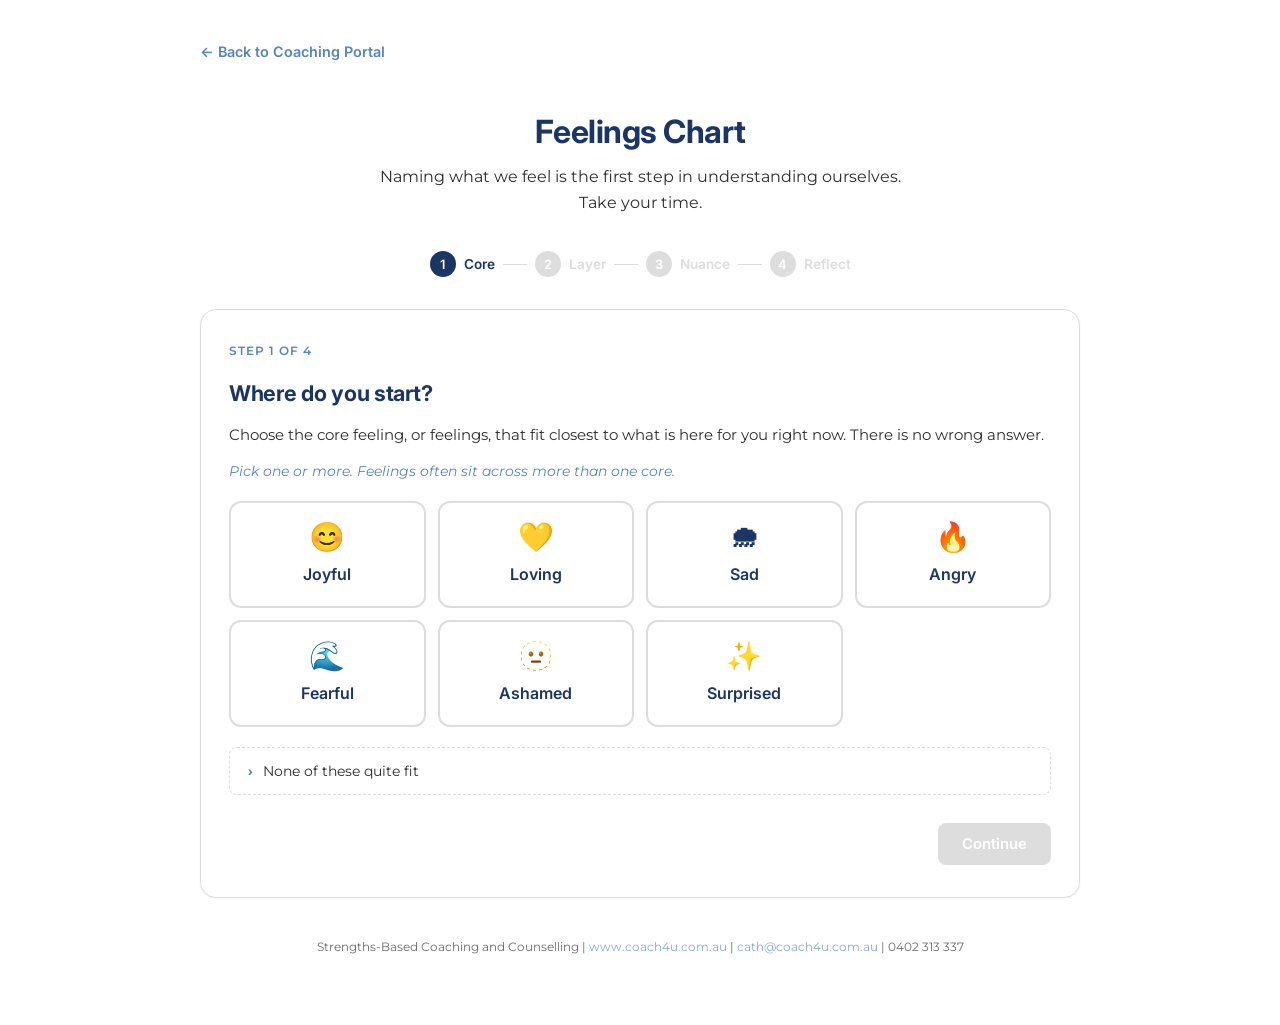
<file: resources/feelings-chart.html>
<!DOCTYPE html>
<html lang="en-AU">
<head>
<meta charset="UTF-8" />
<meta name="viewport" content="width=device-width, initial-scale=1.0" />
<title>Feelings Chart | Coach4U</title>
<link href="https://fonts.googleapis.com/css2?family=Inter:wght@400;600;700&family=Montserrat:wght@400;500;600&display=swap" rel="stylesheet">
<link rel="stylesheet" href="../css/activity.css">
<style>
  .act-sub-section, .act-nuance-section { margin-bottom: 24px; }
  .act-sub-section:last-child, .act-nuance-section:last-child { margin-bottom: 0; }
  .act-sub-section-title {
    font-family: 'Inter', sans-serif; font-weight: 600; color: var(--act-dark-blue);
    font-size: 1rem; margin-bottom: 10px; padding-bottom: 6px;
    border-bottom: 1px solid var(--act-light-grey);
    display: flex; align-items: center; gap: 8px;
  }
  .act-sub-section-title .act-emoji { font-size: 1.1rem; }
  .act-summary-words .sep { opacity: 0.5; margin: 0 10px; font-weight: 400; }
</style>
</head>
<body class="activity-page">
<div class="act-container">

  <a class="act-back-link" href="../">← Back to Coaching Portal</a>

  <header class="act-header">
    <h1>Feelings Chart</h1>
    <p>Naming what we feel is the first step in understanding ourselves. Take your time.</p>
  </header>

  <div class="act-progress" id="progress">
    <div class="act-progress-step active" data-step="1"><span class="num">1</span><span>Core</span></div>
    <div class="act-progress-divider"></div>
    <div class="act-progress-step" data-step="2"><span class="num">2</span><span>Layer</span></div>
    <div class="act-progress-divider"></div>
    <div class="act-progress-step" data-step="3"><span class="num">3</span><span>Nuance</span></div>
    <div class="act-progress-divider"></div>
    <div class="act-progress-step" data-step="4"><span class="num">4</span><span>Reflect</span></div>
  </div>

  <!-- ── STEP 1 ─────────────────────────── -->
  <div class="act-card" id="step1">
    <div class="act-step-label">Step 1 of 4</div>
    <h2 class="act-step-title">Where do you start?</h2>
    <p class="act-step-prompt">Choose the core feeling, or feelings, that fit closest to what is here for you right now. There is no wrong answer.</p>
    <p class="act-step-hint">Pick one or more. Feelings often sit across more than one core.</p>
    <div class="act-core-grid" id="coreGrid"></div>

    <div class="act-redirect-panel act-hidden" id="redirect1">
      <p><strong>That is okay.</strong> Sometimes none of these quite fit, and that is useful information in itself. You might be feeling something more subtle, or a mix that does not have a clear name yet.</p>
      <p>You can pick the closest fit just to start somewhere, or take a moment to notice what is happening in your body and try again.</p>
      <div class="act-redirect-options">
        <button class="act-btn act-btn-secondary" onclick="closeRedirect(1)">Pick the closest fit</button>
      </div>
    </div>

    <div class="act-button-row">
      <span></span>
      <button class="act-btn act-btn-primary" id="next1" disabled>Continue</button>
    </div>
  </div>

  <!-- ── STEP 2 ─────────────────────────── -->
  <div class="act-card act-hidden" id="step2">
    <div class="act-step-label">Step 2 of 4</div>
    <h2 class="act-step-title">Going a layer deeper</h2>
    <p class="act-step-prompt" id="step2Prompt">Which of these sit closer to your experience?</p>
    <p class="act-step-hint">Pick as many as fit. Feelings often layer together.</p>
    <div id="subContainer"></div>

    <div class="act-redirect-panel act-hidden" id="redirect2">
      <p><strong>None of these landing?</strong> The starting feeling might not be quite right. Step back and try a different core, or sit with the closest fit and see what comes up next.</p>
      <div class="act-redirect-options">
        <button class="act-btn act-btn-secondary" onclick="goToStep(1)">Back to core feelings</button>
        <button class="act-btn act-btn-secondary" onclick="closeRedirect(2)">Stay here and pick the closest</button>
      </div>
    </div>

    <div class="act-button-row">
      <button class="act-btn act-btn-secondary" onclick="goToStep(1)">Back</button>
      <button class="act-btn act-btn-primary" id="next2" disabled>Continue</button>
    </div>
  </div>

  <!-- ── STEP 3 ─────────────────────────── -->
  <div class="act-card act-hidden" id="step3">
    <div class="act-step-label">Step 3 of 4</div>
    <h2 class="act-step-title">The most precise words</h2>
    <p class="act-step-prompt" id="step3Prompt">Each of these has a slightly different shade. Choose the words that name it best.</p>
    <p class="act-step-hint">Pick as many as fit across the layers you chose.</p>
    <div id="nuanceContainer"></div>

    <div class="act-redirect-panel act-hidden" id="redirect3">
      <p><strong>Nothing quite right?</strong> Sometimes the precise word does not land, even when the layer is close. You can step back to try different layers, or move forward with what is closest.</p>
      <div class="act-redirect-options">
        <button class="act-btn act-btn-secondary" onclick="goToStep(2)">Back to layers</button>
        <button class="act-btn act-btn-secondary" onclick="closeRedirect(3)">Move on with the closest fit</button>
      </div>
    </div>

    <div class="act-button-row">
      <button class="act-btn act-btn-secondary" onclick="goToStep(2)">Back</button>
      <button class="act-btn act-btn-primary" id="next3" disabled>Continue</button>
    </div>
  </div>

  <!-- ── STEP 4 ─────────────────────────── -->
  <div class="act-card act-hidden" id="step4">
    <div class="act-step-label">Step 4 of 4</div>
    <h2 class="act-step-title">Sit with it for a moment</h2>

    <div class="act-summary-banner">
      <div class="act-summary-label">Right now I feel</div>
      <div class="act-summary-words" id="finalWords">—</div>
      <div class="act-summary-path" id="finalPath"></div>
    </div>

    <div class="act-reflect-prompts">
      <div>
        <label>What might be underneath these feelings?</label>
        <textarea id="reflect1" placeholder="A need, a thought, a memory…"></textarea>
      </div>
      <div>
        <label>What would help right now?</label>
        <textarea id="reflect2" placeholder="A small action, a person, a pause…"></textarea>
      </div>
      <div>
        <label>What strength can I draw on?</label>
        <textarea id="reflect3" placeholder="Something I know about myself…"></textarea>
      </div>
    </div>

    <div class="act-button-row">
      <button class="act-btn act-btn-secondary" onclick="goToStep(3)">Back</button>
      <button class="act-btn act-btn-primary" onclick="startOver()">Start again</button>
    </div>
  </div>

  <footer class="act-footer">
    Strengths-Based Coaching and Counselling | <a href="https://www.coach4u.com.au" target="_blank">www.coach4u.com.au</a> | <a href="mailto:cath@coach4u.com.au">cath@coach4u.com.au</a> | 0402 313 337
  </footer>

</div>

<script>
const FEELINGS = [
  {
    label: "Joyful", emoji: "😊",
    layers: [
      { label: "Happy", nuances: [
        { word: "Content", desc: "Quietly satisfied with where things are" },
        { word: "Pleased", desc: "Mildly glad about something specific" },
        { word: "Cheerful", desc: "Light-hearted and easy" },
        { word: "Light", desc: "Free of weight, unburdened" },
        { word: "Settled", desc: "At ease in this moment" }
      ]},
      { label: "Excited", nuances: [
        { word: "Eager", desc: "Looking forward, leaning in" },
        { word: "Energised", desc: "Fuelled up, ready to move" },
        { word: "Elated", desc: "Lifted up, almost giddy" },
        { word: "Thrilled", desc: "Buzzing with anticipation" },
        { word: "Playful", desc: "Light, mischievous, ready to play" }
      ]},
      { label: "Proud", nuances: [
        { word: "Accomplished", desc: "Pleased with what I have done" },
        { word: "Confident", desc: "Trusting in myself" },
        { word: "Recognised", desc: "Seen and valued by others" },
        { word: "Capable", desc: "Up to what is being asked of me" },
        { word: "Validated", desc: "What I did mattered" }
      ]},
      { label: "Grateful", nuances: [
        { word: "Thankful", desc: "Aware of what I have been given" },
        { word: "Appreciative", desc: "Noticing the goodness around me" },
        { word: "Touched", desc: "Moved by kindness or care" },
        { word: "Blessed", desc: "Aware of how much is good" },
        { word: "Humbled", desc: "Receiving more than I expected" }
      ]},
      { label: "Hopeful", nuances: [
        { word: "Optimistic", desc: "Expecting good ahead" },
        { word: "Inspired", desc: "Sparked by an idea or possibility" },
        { word: "Encouraged", desc: "Lifted by progress or support" },
        { word: "Expectant", desc: "Looking ahead to something good" },
        { word: "Reassured", desc: "Comforted that things will be okay" }
      ]},
      { label: "Peaceful", nuances: [
        { word: "Calm", desc: "Body settled, mind quiet" },
        { word: "Centred", desc: "Grounded in myself" },
        { word: "Still", desc: "Unhurried, at rest" },
        { word: "Relieved", desc: "Weight lifted, easier to breathe" },
        { word: "Free", desc: "Unbound, open" }
      ]}
    ]
  },
  {
    label: "Loving", emoji: "💛",
    layers: [
      { label: "Connected", nuances: [
        { word: "Close", desc: "In tune with someone" },
        { word: "Belonging", desc: "Part of something" },
        { word: "Understood", desc: "Met where I am" },
        { word: "Seen", desc: "Truly noticed" },
        { word: "Bonded", desc: "Tied to them in something real" }
      ]},
      { label: "Tender", nuances: [
        { word: "Affectionate", desc: "Soft and warm toward someone" },
        { word: "Caring", desc: "Wanting their wellbeing" },
        { word: "Devoted", desc: "Committed in a deep way" },
        { word: "Soft", desc: "Walls down, heart open" },
        { word: "Protective", desc: "Wanting to shield what matters" }
      ]},
      { label: "Safe", nuances: [
        { word: "Trusting", desc: "Resting in someone's presence" },
        { word: "Accepted", desc: "Welcomed as I am" },
        { word: "Held", desc: "Carried, not alone" },
        { word: "Secure", desc: "Anchored, not under threat" },
        { word: "At home", desc: "Where I can be myself" }
      ]},
      { label: "Compassionate", nuances: [
        { word: "Warm", desc: "Open-hearted toward another" },
        { word: "Empathic", desc: "Feeling with them" },
        { word: "Forgiving", desc: "Letting go of holding it against them" },
        { word: "Kind", desc: "Wanting to ease their way" },
        { word: "Generous", desc: "Giving, freely" }
      ]},
      { label: "Attracted", nuances: [
        { word: "Drawn in", desc: "Pulled toward them" },
        { word: "Fond", desc: "Holding them with care" },
        { word: "Charmed", desc: "Delighted by who they are" },
        { word: "Smitten", desc: "Caught up in someone" },
        { word: "Infatuated", desc: "Captured, can't think of much else" }
      ]}
    ]
  },
  {
    label: "Sad", emoji: "🌧",
    layers: [
      { label: "Hurt", nuances: [
        { word: "Disappointed", desc: "What I hoped for did not happen" },
        { word: "Wounded", desc: "Something landed and stung" },
        { word: "Heartbroken", desc: "A deep tear, hard to hold" },
        { word: "Betrayed", desc: "Trust has been broken" },
        { word: "Let down", desc: "Someone did not show up the way I needed" },
        { word: "Rejected", desc: "Pushed away when I reached out" }
      ]},
      { label: "Lonely", nuances: [
        { word: "Isolated", desc: "Apart from others" },
        { word: "Disconnected", desc: "With people but not met" },
        { word: "Abandoned", desc: "Left, when I needed presence" },
        { word: "Forgotten", desc: "As if I am not on anyone's mind" },
        { word: "Excluded", desc: "On the outside of something" },
        { word: "Invisible", desc: "Here, but not noticed" }
      ]},
      { label: "Hopeless", nuances: [
        { word: "Discouraged", desc: "Energy for trying is low" },
        { word: "Defeated", desc: "Out of ways forward" },
        { word: "Empty", desc: "Hollow, nothing pulling me on" },
        { word: "Powerless", desc: "Nothing I do will change this" },
        { word: "Drained", desc: "Nothing left to give" },
        { word: "Weary", desc: "Tired in a way sleep does not fix" }
      ]},
      { label: "Grieving", nuances: [
        { word: "Missing", desc: "An ache for what is gone" },
        { word: "Yearning", desc: "Reaching for what I cannot have now" },
        { word: "Numb", desc: "Too much to feel, so I feel nothing" },
        { word: "Mournful", desc: "Carrying a loss that has not lifted" },
        { word: "Hollow", desc: "A space where something used to be" }
      ]},
      { label: "Regretful", nuances: [
        { word: "Sorry", desc: "Wishing I had done it differently" },
        { word: "Remorseful", desc: "Carrying the weight of harm caused" },
        { word: "Wistful", desc: "Looking back with soft longing" },
        { word: "Haunted", desc: "What happened won't leave me" },
        { word: "Contrite", desc: "Wanting to make amends" }
      ]},
      { label: "Down", nuances: [
        { word: "Heavy", desc: "Weighted, slow to move" },
        { word: "Flat", desc: "No spark, going through motions" },
        { word: "Gloomy", desc: "A grey filter over everything" },
        { word: "Glum", desc: "Subdued, low energy" },
        { word: "Bored", desc: "Disengaged, nothing landing" }
      ]}
    ]
  },
  {
    label: "Angry", emoji: "🔥",
    layers: [
      { label: "Frustrated", nuances: [
        { word: "Stuck", desc: "Trying but not getting through" },
        { word: "Impatient", desc: "Wanting it now, not later" },
        { word: "Exasperated", desc: "Worn down by repetition" },
        { word: "Blocked", desc: "Something is in the way" },
        { word: "Thwarted", desc: "Stopped from what I was going for" }
      ]},
      { label: "Irritated", nuances: [
        { word: "Annoyed", desc: "Something is rubbing wrong" },
        { word: "Agitated", desc: "Charged up, hard to settle" },
        { word: "Edgy", desc: "On a short fuse" },
        { word: "Snappy", desc: "Quick to react, low tolerance" },
        { word: "Prickly", desc: "Easily set off" }
      ]},
      { label: "Resentful", nuances: [
        { word: "Bitter", desc: "Holding onto a hurt that has not healed" },
        { word: "Jealous", desc: "What they have, I want too" },
        { word: "Wronged", desc: "I did not deserve this" },
        { word: "Indignant", desc: "This is not fair" },
        { word: "Spiteful", desc: "Wanting them to feel it too" }
      ]},
      { label: "Furious", nuances: [
        { word: "Outraged", desc: "This crosses a line" },
        { word: "Hostile", desc: "Pushing them away with force" },
        { word: "Enraged", desc: "Boiling, hard to contain" },
        { word: "Seething", desc: "Burning under the surface" },
        { word: "Livid", desc: "Beyond words, full charge" }
      ]},
      { label: "Disgusted", nuances: [
        { word: "Repulsed", desc: "Wanting to pull away" },
        { word: "Contemptuous", desc: "Looking down on it" },
        { word: "Appalled", desc: "Shocked by how wrong this is" },
        { word: "Revolted", desc: "Gut turn against it" },
        { word: "Disapproving", desc: "Not okay with this" }
      ]}
    ]
  },
  {
    label: "Fearful", emoji: "🌊",
    layers: [
      { label: "Anxious", nuances: [
        { word: "Worried", desc: "Mind running on what might happen" },
        { word: "Restless", desc: "Body cannot settle" },
        { word: "Apprehensive", desc: "Bracing for something" },
        { word: "On edge", desc: "Watching for the next problem" },
        { word: "Tense", desc: "Held tight in body and breath" },
        { word: "Dread", desc: "Heaviness about what is coming" }
      ]},
      { label: "Overwhelmed", nuances: [
        { word: "Flooded", desc: "Too much at once" },
        { word: "Stretched", desc: "More demand than capacity" },
        { word: "Frazzled", desc: "Pulled in every direction" },
        { word: "Swamped", desc: "Buried under what is coming at me" },
        { word: "Saturated", desc: "Full, no room to take in more" },
        { word: "Maxed out", desc: "At the edge of what I can hold" }
      ]},
      { label: "Insecure", nuances: [
        { word: "Doubtful", desc: "Unsure of myself" },
        { word: "Vulnerable", desc: "Exposed, easily hurt" },
        { word: "Inadequate", desc: "Not enough for what is being asked" },
        { word: "Uncertain", desc: "Not sure what to trust" },
        { word: "Self-doubting", desc: "Questioning whether I can" },
        { word: "Unsteady", desc: "Ground feels shaky" }
      ]},
      { label: "Scared", nuances: [
        { word: "Threatened", desc: "Something feels unsafe" },
        { word: "Panicked", desc: "Body in alarm, hard to think" },
        { word: "Helpless", desc: "Nothing I do will work" },
        { word: "Terrified", desc: "Fear has taken over" },
        { word: "Trapped", desc: "No way out I can see" },
        { word: "Paralysed", desc: "Frozen, can't move" }
      ]},
      { label: "Cautious", nuances: [
        { word: "Hesitant", desc: "Holding back, not sure" },
        { word: "Wary", desc: "Watching, not yet trusting" },
        { word: "Suspicious", desc: "Sensing something is off" },
        { word: "Guarded", desc: "Walls up, protected" },
        { word: "Reluctant", desc: "Not ready to step in" }
      ]}
    ]
  },
  {
    label: "Ashamed", emoji: "🫥",
    layers: [
      { label: "Guilty", nuances: [
        { word: "Regretful", desc: "I wish I had done it differently" },
        { word: "Apologetic", desc: "Wanting to make it right" },
        { word: "Remorseful", desc: "The harm sits heavy" },
        { word: "Responsible", desc: "Aware that this is mine to own" },
        { word: "Burdened", desc: "Carrying the weight of what I did" }
      ]},
      { label: "Embarrassed", nuances: [
        { word: "Self-conscious", desc: "Aware of being seen" },
        { word: "Mortified", desc: "Wishing I could disappear" },
        { word: "Exposed", desc: "Caught with my guard down" },
        { word: "Awkward", desc: "Out of place, not fitting" },
        { word: "Foolish", desc: "Like I have made myself look silly" }
      ]},
      { label: "Inferior", nuances: [
        { word: "Inadequate", desc: "Not measuring up" },
        { word: "Worthless", desc: "Of no value" },
        { word: "Small", desc: "Less than the people around me" },
        { word: "Not enough", desc: "Falling short of what is needed" },
        { word: "Defective", desc: "Something is wrong with me" }
      ]},
      { label: "Withdrawn", nuances: [
        { word: "Hidden", desc: "Wanting to stay out of sight" },
        { word: "Closed", desc: "Pulled in, doors shut" },
        { word: "Isolated", desc: "Keeping myself apart" },
        { word: "Quiet", desc: "Not wanting to take up space" },
        { word: "Invisible", desc: "Hoping not to be noticed" }
      ]}
    ]
  },
  {
    label: "Surprised", emoji: "✨",
    layers: [
      { label: "Curious", nuances: [
        { word: "Intrigued", desc: "Wanting to know more" },
        { word: "Wondering", desc: "Open and questioning" },
        { word: "Engaged", desc: "Drawn in" },
        { word: "Interested", desc: "Leaning toward it" },
        { word: "Fascinated", desc: "Caught up in finding out" }
      ]},
      { label: "Confused", nuances: [
        { word: "Puzzled", desc: "Pieces do not fit yet" },
        { word: "Bewildered", desc: "Lost in it" },
        { word: "Disoriented", desc: "Ground has shifted" },
        { word: "Conflicted", desc: "Torn between two things" },
        { word: "Unsettled", desc: "Knocked out of place" }
      ]},
      { label: "Amazed", nuances: [
        { word: "Awe-struck", desc: "Held by something bigger" },
        { word: "Astonished", desc: "Did not see this coming" },
        { word: "Speechless", desc: "Beyond words" },
        { word: "Wonder", desc: "Open to the mystery of it" },
        { word: "Marvelling", desc: "Taking in something remarkable" }
      ]},
      { label: "Shocked", nuances: [
        { word: "Stunned", desc: "Hit, frozen for a moment" },
        { word: "Disbelieving", desc: "This cannot be real" },
        { word: "Startled", desc: "Caught off guard" },
        { word: "Rattled", desc: "Shaken, off balance" },
        { word: "Floored", desc: "Knocked sideways by it" }
      ]}
    ]
  }
];

// State now: coreIdxs is a Set (multi-select), layerKeys is Set keyed by "coreIdx-layerIdx",
// nuanceKeys is Set keyed by "coreIdx-layerIdx-nuanceIdx"
const state = {
  step: 1,
  coreIdxs: new Set(),
  layerKeys: new Set(),
  nuanceKeys: new Set()
};

// ── Step 1: Core feelings (multi-select) ─────────────────────────────
function buildStep1() {
  const grid = document.getElementById('coreGrid');
  grid.innerHTML = '';
  FEELINGS.forEach((f, i) => {
    const tile = document.createElement('div');
    tile.className = 'act-core-tile' + (state.coreIdxs.has(i) ? ' selected' : '');
    tile.innerHTML = `<span class="act-emoji">${f.emoji}</span><span>${f.label}</span>`;
    tile.addEventListener('click', () => {
      if (state.coreIdxs.has(i)) {
        state.coreIdxs.delete(i);
        // Clear downstream selections tied to this core
        Array.from(state.layerKeys).forEach(k => {
          if (k.startsWith(i + '-')) state.layerKeys.delete(k);
        });
        Array.from(state.nuanceKeys).forEach(k => {
          if (k.startsWith(i + '-')) state.nuanceKeys.delete(k);
        });
      } else {
        state.coreIdxs.add(i);
      }
      buildStep1();
      document.getElementById('next1').disabled = state.coreIdxs.size === 0;
    });
    grid.appendChild(tile);
  });

  // None of these fit link
  if (!document.getElementById('noneFit1')) {
    const link = document.createElement('button');
    link.id = 'noneFit1';
    link.className = 'act-none-fit-btn';
    link.innerHTML = '<span class="act-arrow">›</span> None of these quite fit';
    link.onclick = () => toggleRedirect(1);
    grid.parentNode.insertBefore(link, document.getElementById('redirect1'));
  }
}

document.getElementById('next1').addEventListener('click', () => goToStep(2));

// ── Step 2: Layer (multi-select, grouped by core) ────────────────────
function buildStep2() {
  const sortedCoreIdxs = Array.from(state.coreIdxs).sort((a, b) => a - b);
  const isMultiCore = sortedCoreIdxs.length > 1;

  // Update prompt
  if (isMultiCore) {
    const coreNames = sortedCoreIdxs.map(i => FEELINGS[i].label.toLowerCase()).join(' and ');
    document.getElementById('step2Prompt').textContent =
      `You started with ${coreNames}. Which of these sit closer to your experience?`;
  } else {
    const core = FEELINGS[sortedCoreIdxs[0]];
    document.getElementById('step2Prompt').textContent =
      `You started with ${core.label.toLowerCase()}. Which of these sit closer to your experience?`;
  }

  const container = document.getElementById('subContainer');
  container.innerHTML = '';

  sortedCoreIdxs.forEach(coreIdx => {
    const core = FEELINGS[coreIdx];
    const section = document.createElement('div');
    section.className = 'act-sub-section';

    if (isMultiCore) {
      const title = document.createElement('div');
      title.className = 'act-sub-section-title';
      title.innerHTML = `<span class="act-emoji">${core.emoji}</span><span>Within ${core.label}</span>`;
      section.appendChild(title);
    }

    const grid = document.createElement('div');
    grid.className = 'act-sub-grid';

    core.layers.forEach((layer, layerIdx) => {
      const key = `${coreIdx}-${layerIdx}`;
      const tile = document.createElement('div');
      tile.className = 'act-sub-tile' + (state.layerKeys.has(key) ? ' selected' : '');
      tile.textContent = layer.label;
      tile.addEventListener('click', () => {
        if (state.layerKeys.has(key)) {
          state.layerKeys.delete(key);
          // Clear nuances tied to this layer
          Array.from(state.nuanceKeys).forEach(k => {
            if (k.startsWith(key + '-')) state.nuanceKeys.delete(k);
          });
        } else {
          state.layerKeys.add(key);
        }
        buildStep2();
        document.getElementById('next2').disabled = state.layerKeys.size === 0;
      });
      grid.appendChild(tile);
    });

    section.appendChild(grid);
    container.appendChild(section);
  });

  document.getElementById('next2').disabled = state.layerKeys.size === 0;
}

document.getElementById('next2').addEventListener('click', () => goToStep(3));

// ── Step 3: Nuance (multi-select, grouped by layer) ──────────────────
function buildStep3() {
  const container = document.getElementById('nuanceContainer');
  container.innerHTML = '';

  // Sort selected layer keys by core then layer
  const sortedLayerKeys = Array.from(state.layerKeys).sort((a, b) => {
    const [aC, aL] = a.split('-').map(Number);
    const [bC, bL] = b.split('-').map(Number);
    return aC - bC || aL - bL;
  });

  const showHeaders = sortedLayerKeys.length > 1;

  sortedLayerKeys.forEach(layerKey => {
    const [coreIdx, layerIdx] = layerKey.split('-').map(Number);
    const core = FEELINGS[coreIdx];
    const layer = core.layers[layerIdx];

    const section = document.createElement('div');
    section.className = 'act-nuance-section';

    if (showHeaders) {
      const title = document.createElement('div');
      title.className = 'act-section-title';
      // If multiple cores selected, show core name for clarity
      const hasMultipleCores = state.coreIdxs.size > 1;
      title.textContent = hasMultipleCores
        ? `Within ${layer.label} (${core.label})`
        : `Within ${layer.label}`;
      section.appendChild(title);
    }

    const list = document.createElement('div');
    list.className = 'act-nuance-list';

    layer.nuances.forEach((n, nIdx) => {
      const key = `${coreIdx}-${layerIdx}-${nIdx}`;
      const item = document.createElement('div');
      item.className = 'act-nuance-item' + (state.nuanceKeys.has(key) ? ' selected' : '');
      item.innerHTML = `<span class="act-word">${n.word}</span><span class="act-desc">${n.desc}</span>`;
      item.addEventListener('click', () => {
        if (state.nuanceKeys.has(key)) state.nuanceKeys.delete(key);
        else state.nuanceKeys.add(key);
        buildStep3();
        document.getElementById('next3').disabled = state.nuanceKeys.size === 0;
      });
      list.appendChild(item);
    });

    section.appendChild(list);
    container.appendChild(section);
  });

  document.getElementById('next3').disabled = state.nuanceKeys.size === 0;
}

document.getElementById('next3').addEventListener('click', () => goToStep(4));

// ── Step 4: Reflect ───────────────────────────────────────────────────
function buildStep4() {
  // Collect selected nuances grouped by core, then by layer
  const byCore = new Map();

  Array.from(state.nuanceKeys).forEach(key => {
    const [coreIdx, layerIdx, nIdx] = key.split('-').map(Number);
    if (!byCore.has(coreIdx)) byCore.set(coreIdx, new Map());
    const layerMap = byCore.get(coreIdx);
    if (!layerMap.has(layerIdx)) layerMap.set(layerIdx, []);
    layerMap.get(layerIdx).push(nIdx);
  });

  // Build flat list of words in order
  const allWords = [];
  Array.from(byCore.keys()).sort((a, b) => a - b).forEach(coreIdx => {
    const layerMap = byCore.get(coreIdx);
    Array.from(layerMap.keys()).sort((a, b) => a - b).forEach(layerIdx => {
      layerMap.get(layerIdx).sort((a, b) => a - b).forEach(nIdx => {
        allWords.push(FEELINGS[coreIdx].layers[layerIdx].nuances[nIdx].word);
      });
    });
  });

  document.getElementById('finalWords').innerHTML =
    allWords.join('<span class="sep">·</span>');

  // Build path: Core → Layer (words), Layer (words) | Core → Layer (words)
  const pathSegments = [];
  Array.from(byCore.keys()).sort((a, b) => a - b).forEach(coreIdx => {
    const core = FEELINGS[coreIdx];
    const layerMap = byCore.get(coreIdx);
    const layerStrings = [];
    Array.from(layerMap.keys()).sort((a, b) => a - b).forEach(layerIdx => {
      const layer = core.layers[layerIdx];
      const words = layerMap.get(layerIdx).sort((a, b) => a - b)
        .map(nIdx => layer.nuances[nIdx].word);
      layerStrings.push(`${layer.label} (${words.join(', ')})`);
    });
    pathSegments.push(`${core.label} → ${layerStrings.join(' · ')}`);
  });
  document.getElementById('finalPath').textContent = pathSegments.join('   |   ');
}

// ── Redirect panel toggling ───────────────────────────────────────────
function toggleRedirect(stepNum) {
  const panel = document.getElementById('redirect' + stepNum);
  panel.classList.toggle('act-hidden');
  if (!panel.classList.contains('act-hidden')) {
    panel.scrollIntoView({ behavior: 'smooth', block: 'center' });
  }
}

function closeRedirect(stepNum) {
  document.getElementById('redirect' + stepNum).classList.add('act-hidden');
}

// ── Step navigation ───────────────────────────────────────────────────
function goToStep(n) {
  state.step = n;
  for (let i = 1; i <= 4; i++) {
    document.getElementById('step' + i).classList.toggle('act-hidden', i !== n);
    // Hide any open redirect panels when leaving a step
    const panel = document.getElementById('redirect' + i);
    if (panel) panel.classList.add('act-hidden');
  }
  document.querySelectorAll('.act-progress-step').forEach(el => {
    const s = parseInt(el.dataset.step);
    el.classList.remove('active', 'done');
    if (s < n) el.classList.add('done');
    else if (s === n) el.classList.add('active');
  });
  if (n === 1) buildStep1();
  if (n === 2) buildStep2();
  if (n === 3) buildStep3();
  if (n === 4) buildStep4();
  window.scrollTo({ top: 0, behavior: 'smooth' });
}

function startOver() {
  state.coreIdxs.clear();
  state.layerKeys.clear();
  state.nuanceKeys.clear();
  document.getElementById('next1').disabled = true;
  document.getElementById('reflect1').value = '';
  document.getElementById('reflect2').value = '';
  document.getElementById('reflect3').value = '';
  goToStep(1);
}

// Add "None of these fit" buttons to steps 2 and 3
function addNoneFitToStep(stepNum) {
  const card = document.getElementById('step' + stepNum);
  const containerId = stepNum === 2 ? 'subContainer' : 'nuanceContainer';
  const linkId = 'noneFit' + stepNum;
  if (document.getElementById(linkId)) return;
  const link = document.createElement('button');
  link.id = linkId;
  link.className = 'act-none-fit-btn';
  link.innerHTML = '<span class="act-arrow">›</span> None of these quite fit';
  link.onclick = () => toggleRedirect(stepNum);
  const redirectPanel = document.getElementById('redirect' + stepNum);
  redirectPanel.parentNode.insertBefore(link, redirectPanel);
}

addNoneFitToStep(2);
addNoneFitToStep(3);

buildStep1();
</script>
</body>
</html>
</file>
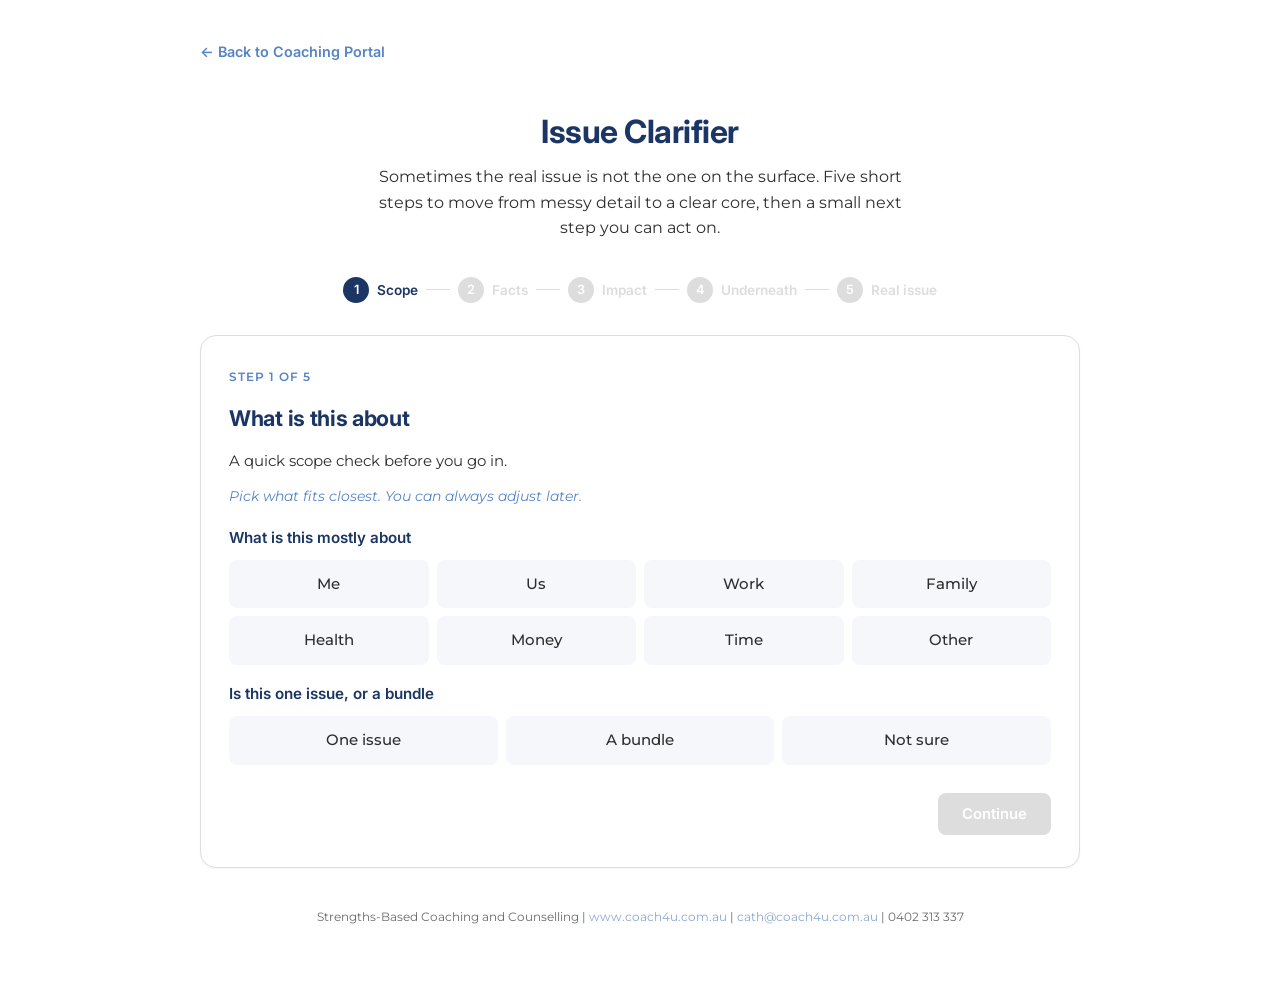
<file: resources/issue-clarifier.html>
<!DOCTYPE html>
<html lang="en-AU">
<head>
<meta charset="UTF-8" />
<meta name="viewport" content="width=device-width, initial-scale=1.0" />
<title>Issue Clarifier | Coach4U</title>
<link href="https://fonts.googleapis.com/css2?family=Inter:wght@400;600;700&family=Montserrat:wght@400;500;600&display=swap" rel="stylesheet">
<link rel="stylesheet" href="../css/activity.css">
<style>
  .act-step-input { width: 100%; border: 1.5px solid var(--act-light-grey); border-radius: var(--act-radius-sm); padding: 14px 16px; font-family: 'Montserrat', sans-serif; font-size: 1rem; color: var(--act-dark-grey); resize: vertical; min-height: 100px; transition: border-color 0.15s; line-height: 1.5; }
  .act-step-input:focus { outline: none; border-color: var(--act-light-blue); }
  .act-scope-label { font-family: 'Inter', sans-serif; font-weight: 600; color: var(--act-dark-blue); font-size: 0.95rem; margin: 18px 0 10px; }
  .act-scope-label:first-child { margin-top: 0; }
  .act-pill-grid { display: grid; grid-template-columns: repeat(4, 1fr); gap: 8px; }
  @media (max-width: 560px) { .act-pill-grid { grid-template-columns: repeat(2, 1fr); } }
  .act-pill-row { display: flex; gap: 8px; flex-wrap: wrap; }
  .act-pill-row .act-pill { flex: 1; min-width: 130px; }
  .act-pill { background: var(--act-soft); border: 1.5px solid transparent; border-radius: var(--act-radius-sm); padding: 12px 10px; text-align: center; cursor: pointer; font-family: 'Montserrat', sans-serif; font-weight: 500; color: var(--act-dark-grey); font-size: 0.95rem; transition: all 0.15s; }
  .act-pill:hover { border-color: var(--act-light-blue); background: white; }
  .act-pill.selected { background: var(--act-dark-blue); border-color: var(--act-dark-blue); color: white; font-weight: 600; }
  .act-journey { background: white; border: 1px solid var(--act-light-grey); border-radius: var(--act-radius-md); overflow: hidden; margin-bottom: 24px; }
  .act-journey-row { padding: 14px 18px; border-bottom: 1px solid var(--act-light-grey); }
  .act-journey-row:last-child { border-bottom: none; }
  .act-journey-label { font-family: 'Inter', sans-serif; font-weight: 600; color: var(--act-light-blue); font-size: 0.75rem; text-transform: uppercase; letter-spacing: 0.08em; margin-bottom: 4px; }
  .act-journey-text { font-size: 0.95rem; color: var(--act-dark-grey); line-height: 1.55; white-space: pre-wrap; }
  .act-journey-row.core { background: linear-gradient(135deg, #1B3664 0%, #5684C4 100%); }
  .act-journey-row.core .act-journey-label { color: rgba(255,255,255,0.85); }
  .act-journey-row.core .act-journey-text { font-family: 'Inter', sans-serif; font-weight: 600; color: white; font-size: 1.05rem; }
  .act-scope-tag { display: inline-block; background: var(--act-soft); border: 1px solid var(--act-light-grey); border-radius: 4px; padding: 2px 8px; margin-right: 6px; margin-top: 2px; font-size: 0.8rem; font-family: 'Inter', sans-serif; font-weight: 500; color: var(--act-dark-blue); }
  .act-confidence-block { background: var(--act-soft); border-radius: var(--act-radius-md); padding: 18px 20px; margin-bottom: 24px; }
  .act-confidence-prompt { font-family: 'Inter', sans-serif; font-weight: 600; color: var(--act-dark-blue); font-size: 0.95rem; margin-bottom: 12px; }
  .act-conf-row { display: grid; grid-template-columns: repeat(10, 1fr); gap: 6px; margin-bottom: 10px; }
  .act-conf-dot { aspect-ratio: 1; border: 1.5px solid var(--act-light-grey); border-radius: 50%; background: white; cursor: pointer; font-family: 'Inter', sans-serif; font-weight: 600; color: var(--act-dark-blue); font-size: 0.85rem; transition: all 0.15s; }
  .act-conf-dot:hover { border-color: var(--act-light-blue); }
  .act-conf-dot.selected { background: var(--act-light-blue); border-color: var(--act-light-blue); color: white; }
  .act-conf-labels { display: flex; justify-content: space-between; font-size: 0.78rem; color: var(--act-dark-grey); font-style: italic; }
  @media (max-width: 540px) { .act-progress-step span:not(.num) { display: none; } .act-progress-divider { width: 10px; } .act-conf-dot { font-size: 0.75rem; } }
</style>
</head>
<body class="activity-page">
<div class="act-container">

  <a class="act-back-link" href="../">← Back to Coaching Portal</a>

  <header class="act-header">
    <h1>Issue Clarifier</h1>
    <p>Sometimes the real issue is not the one on the surface. Five short steps to move from messy detail to a clear core, then a small next step you can act on.</p>
  </header>

  <div class="act-progress" id="progress">
    <div class="act-progress-step active" data-step="1"><span class="num">1</span><span>Scope</span></div>
    <div class="act-progress-divider"></div>
    <div class="act-progress-step" data-step="2"><span class="num">2</span><span>Facts</span></div>
    <div class="act-progress-divider"></div>
    <div class="act-progress-step" data-step="3"><span class="num">3</span><span>Impact</span></div>
    <div class="act-progress-divider"></div>
    <div class="act-progress-step" data-step="4"><span class="num">4</span><span>Underneath</span></div>
    <div class="act-progress-divider"></div>
    <div class="act-progress-step" data-step="5"><span class="num">5</span><span>Real issue</span></div>
  </div>

  <!-- Step 1 — Scope -->
  <div class="act-card" id="step1">
    <div class="act-step-label">Step 1 of 5</div>
    <h2 class="act-step-title">What is this about</h2>
    <p class="act-step-prompt">A quick scope check before you go in.</p>
    <p class="act-step-hint">Pick what fits closest. You can always adjust later.</p>

    <div class="act-scope-label">What is this mostly about</div>
    <div class="act-pill-grid" id="scopeArea">
      <div class="act-pill" data-area="me">Me</div>
      <div class="act-pill" data-area="us">Us</div>
      <div class="act-pill" data-area="work">Work</div>
      <div class="act-pill" data-area="family">Family</div>
      <div class="act-pill" data-area="health">Health</div>
      <div class="act-pill" data-area="money">Money</div>
      <div class="act-pill" data-area="time">Time</div>
      <div class="act-pill" data-area="other">Other</div>
    </div>

    <div class="act-scope-label">Is this one issue, or a bundle</div>
    <div class="act-pill-row" id="scopeBundle">
      <div class="act-pill" data-bundle="one">One issue</div>
      <div class="act-pill" data-bundle="bundle">A bundle</div>
      <div class="act-pill" data-bundle="unsure">Not sure</div>
    </div>

    <div class="act-button-row">
      <span></span>
      <button class="act-btn act-btn-primary" id="next1" disabled>Continue</button>
    </div>
  </div>

  <!-- Step 2 — Facts -->
  <div class="act-card act-hidden" id="step2">
    <div class="act-step-label">Step 2 of 5</div>
    <h2 class="act-step-title">What is happening, just the facts</h2>
    <p class="act-step-prompt">Describe what is going on, like a neutral person would see or hear it.</p>
    <p class="act-step-hint">No interpretation yet. What happened, when, what was said or done.</p>
    <textarea class="act-step-input" id="inputFacts" placeholder="Last time, what I saw or heard was..."></textarea>
    <div class="act-button-row">
      <button class="act-btn act-btn-secondary" onclick="goToStep(1)">Back</button>
      <button class="act-btn act-btn-primary" id="next2" disabled>Continue</button>
    </div>
  </div>

  <!-- Step 3 — Impact -->
  <div class="act-card act-hidden" id="step3">
    <div class="act-step-label">Step 3 of 5</div>
    <h2 class="act-step-title">Why this matters</h2>
    <p class="act-step-prompt">Name the impact, then what you want instead.</p>
    <p class="act-step-hint">What is the cost to you, the relationship, the outcome, and what would good look like.</p>
    <textarea class="act-step-input" id="inputImpact" placeholder="The impact for me is... and what I want instead is..."></textarea>
    <div class="act-button-row">
      <button class="act-btn act-btn-secondary" onclick="goToStep(2)">Back</button>
      <button class="act-btn act-btn-primary" id="next3" disabled>Continue</button>
    </div>
  </div>

  <!-- Step 4 — Underneath -->
  <div class="act-card act-hidden" id="step4">
    <div class="act-step-label">Step 4 of 5</div>
    <h2 class="act-step-title">What is underneath</h2>
    <p class="act-step-prompt">What are you feeling right now, what do you need, what value matters here, what are you afraid of.</p>
    <p class="act-step-hint">Often the real issue is about something the situation is threatening or denying you.</p>
    <textarea class="act-step-input" id="inputUnderneath" placeholder="Underneath this for me is..."></textarea>
    <div class="act-button-row">
      <button class="act-btn act-btn-secondary" onclick="goToStep(3)">Back</button>
      <button class="act-btn act-btn-primary" id="next4" disabled>Continue</button>
    </div>
  </div>

  <!-- Step 5 — Real issue -->
  <div class="act-card act-hidden" id="step5">
    <div class="act-step-label">Step 5 of 5</div>
    <h2 class="act-step-title">The real issue, in one sentence</h2>
    <p class="act-step-prompt">Specific, usable, something you can act on.</p>
    <p class="act-step-hint">Saying it cleanly is half the work.</p>
    <textarea class="act-step-input" id="inputIssue" placeholder="The real issue is..."></textarea>

    <div class="act-reference">
      <div class="act-reference-label">If this is mostly about you</div>
      The real issue is that I need <em>[need or value]</em> and I am not getting it because <em>[specific barrier]</em>, so I will <em>[small change I can control]</em>.
    </div>
    <div class="act-reference">
      <div class="act-reference-label">If this involves others</div>
      The real issue is the pattern of <em>[pattern]</em>, the impact is <em>[impact]</em>, the need underneath is <em>[need]</em>, the next step is <em>[small step]</em>.
    </div>

    <div class="act-button-row">
      <button class="act-btn act-btn-secondary" onclick="goToStep(4)">Back</button>
      <button class="act-btn act-btn-primary" id="next5" disabled>See your summary</button>
    </div>
  </div>

  <!-- Step 6 — Summary -->
  <div class="act-card act-hidden" id="step6">
    <div class="act-step-label">Your summary</div>
    <h2 class="act-step-title">From surface to core</h2>

    <div class="act-journey">
      <div class="act-journey-row">
        <div class="act-journey-label">Scope</div>
        <div class="act-journey-text" id="jScope"></div>
      </div>
      <div class="act-journey-row">
        <div class="act-journey-label">Facts</div>
        <div class="act-journey-text" id="jFacts"></div>
      </div>
      <div class="act-journey-row">
        <div class="act-journey-label">Impact</div>
        <div class="act-journey-text" id="jImpact"></div>
      </div>
      <div class="act-journey-row">
        <div class="act-journey-label">Underneath</div>
        <div class="act-journey-text" id="jUnderneath"></div>
      </div>
      <div class="act-journey-row core">
        <div class="act-journey-label">The real issue</div>
        <div class="act-journey-text" id="jIssue"></div>
      </div>
    </div>

    <div class="act-reflect-prompts">
      <div>
        <label>What is one small step you can take in the next 24 hours</label>
        <textarea id="reflect1" placeholder="The first thing I can do..."></textarea>
      </div>
      <div>
        <label>Who can support you, and what would you ask for</label>
        <textarea id="reflect2" placeholder="A person, and what I need from them..."></textarea>
      </div>
      <div>
        <label>When will you check in on this</label>
        <textarea id="reflect3" placeholder="A date, a cadence, or a sign that things are shifting..."></textarea>
      </div>
    </div>

    <div class="act-confidence-block">
      <div class="act-confidence-prompt">How confident are you that you will do that first small step</div>
      <div class="act-conf-row" id="confRow"></div>
      <div class="act-conf-labels"><span>Not at all</span><span>Very confident</span></div>
    </div>

    <div class="act-button-row">
      <button class="act-btn act-btn-secondary" onclick="goToStep(5)">Back</button>
      <button class="act-btn act-btn-primary" onclick="startOver()">Start a new clarifier</button>
    </div>
  </div>

  <footer class="act-footer">
    Strengths-Based Coaching and Counselling | <a href="https://www.coach4u.com.au" target="_blank">www.coach4u.com.au</a> | <a href="mailto:cath@coach4u.com.au">cath@coach4u.com.au</a> | 0402 313 337
  </footer>

</div>

<script>
const SCOPE_AREA_LABEL = {
  me: 'Me', us: 'Us', work: 'Work', family: 'Family',
  health: 'Health', money: 'Money', time: 'Time', other: 'Other'
};
const SCOPE_BUNDLE_LABEL = {
  one: 'One issue', bundle: 'A bundle', unsure: 'Not sure'
};

const state = {
  step: 1,
  scope: { area: '', bundle: '' },
  facts: '',
  impact: '',
  underneath: '',
  issue: '',
  confidence: 0
};

// Step 1 — pill selectors
function bindPillRow(containerId, datasetKey, stateKey) {
  const tiles = document.querySelectorAll('#' + containerId + ' .act-pill');
  tiles.forEach(t => {
    t.addEventListener('click', () => {
      tiles.forEach(o => o.classList.remove('selected'));
      t.classList.add('selected');
      state.scope[stateKey] = t.dataset[datasetKey];
      checkStep1();
    });
  });
}
bindPillRow('scopeArea', 'area', 'area');
bindPillRow('scopeBundle', 'bundle', 'bundle');

function checkStep1() {
  document.getElementById('next1').disabled = !state.scope.area || !state.scope.bundle;
}
document.getElementById('next1').addEventListener('click', () => goToStep(2));

// Steps 2–5 — textareas
function bindTextarea(inputId, stateKey, nextId, nextStep) {
  const input = document.getElementById(inputId);
  const next = document.getElementById(nextId);
  input.addEventListener('input', () => {
    state[stateKey] = input.value.trim();
    next.disabled = state[stateKey].length === 0;
  });
  next.addEventListener('click', () => goToStep(nextStep));
}
bindTextarea('inputFacts',      'facts',      'next2', 3);
bindTextarea('inputImpact',     'impact',     'next3', 4);
bindTextarea('inputUnderneath', 'underneath', 'next4', 5);
bindTextarea('inputIssue',      'issue',      'next5', 6);

// Confidence dots
const confRow = document.getElementById('confRow');
for (let i = 1; i <= 10; i++) {
  const dot = document.createElement('div');
  dot.className = 'act-conf-dot';
  dot.textContent = i;
  dot.addEventListener('click', () => {
    state.confidence = i;
    document.querySelectorAll('.act-conf-dot').forEach((d, idx) => {
      d.classList.toggle('selected', idx + 1 === i);
    });
  });
  confRow.appendChild(dot);
}

function goToStep(n) {
  state.step = n;
  for (let i = 1; i <= 6; i++) {
    document.getElementById('step' + i).classList.toggle('act-hidden', i !== n);
  }
  document.querySelectorAll('.act-progress-step').forEach(el => {
    const s = parseInt(el.dataset.step);
    el.classList.remove('active', 'done');
    if (n === 6) {
      el.classList.add('done');
    } else if (s < n) {
      el.classList.add('done');
    } else if (s === n) {
      el.classList.add('active');
    }
  });
  if (n === 6) buildSummary();
  window.scrollTo({ top: 0, behavior: 'smooth' });
}

function buildSummary() {
  const scopeText = `<span class="act-scope-tag">${SCOPE_AREA_LABEL[state.scope.area]}</span>` +
                    `<span class="act-scope-tag">${SCOPE_BUNDLE_LABEL[state.scope.bundle]}</span>`;
  document.getElementById('jScope').innerHTML       = scopeText;
  document.getElementById('jFacts').textContent      = state.facts;
  document.getElementById('jImpact').textContent     = state.impact;
  document.getElementById('jUnderneath').textContent = state.underneath;
  document.getElementById('jIssue').textContent      = state.issue;
}

function startOver() {
  state.step = 1;
  state.scope = { area: '', bundle: '' };
  state.facts = state.impact = state.underneath = state.issue = '';
  state.confidence = 0;
  document.querySelectorAll('.act-pill').forEach(p => p.classList.remove('selected'));
  ['inputFacts', 'inputImpact', 'inputUnderneath', 'inputIssue', 'reflect1', 'reflect2', 'reflect3']
    .forEach(id => { document.getElementById(id).value = ''; });
  ['next1','next2','next3','next4','next5'].forEach(id => {
    document.getElementById(id).disabled = true;
  });
  document.querySelectorAll('.act-conf-dot').forEach(d => d.classList.remove('selected'));
  goToStep(1);
}
</script>
</body>
</html>
</file>
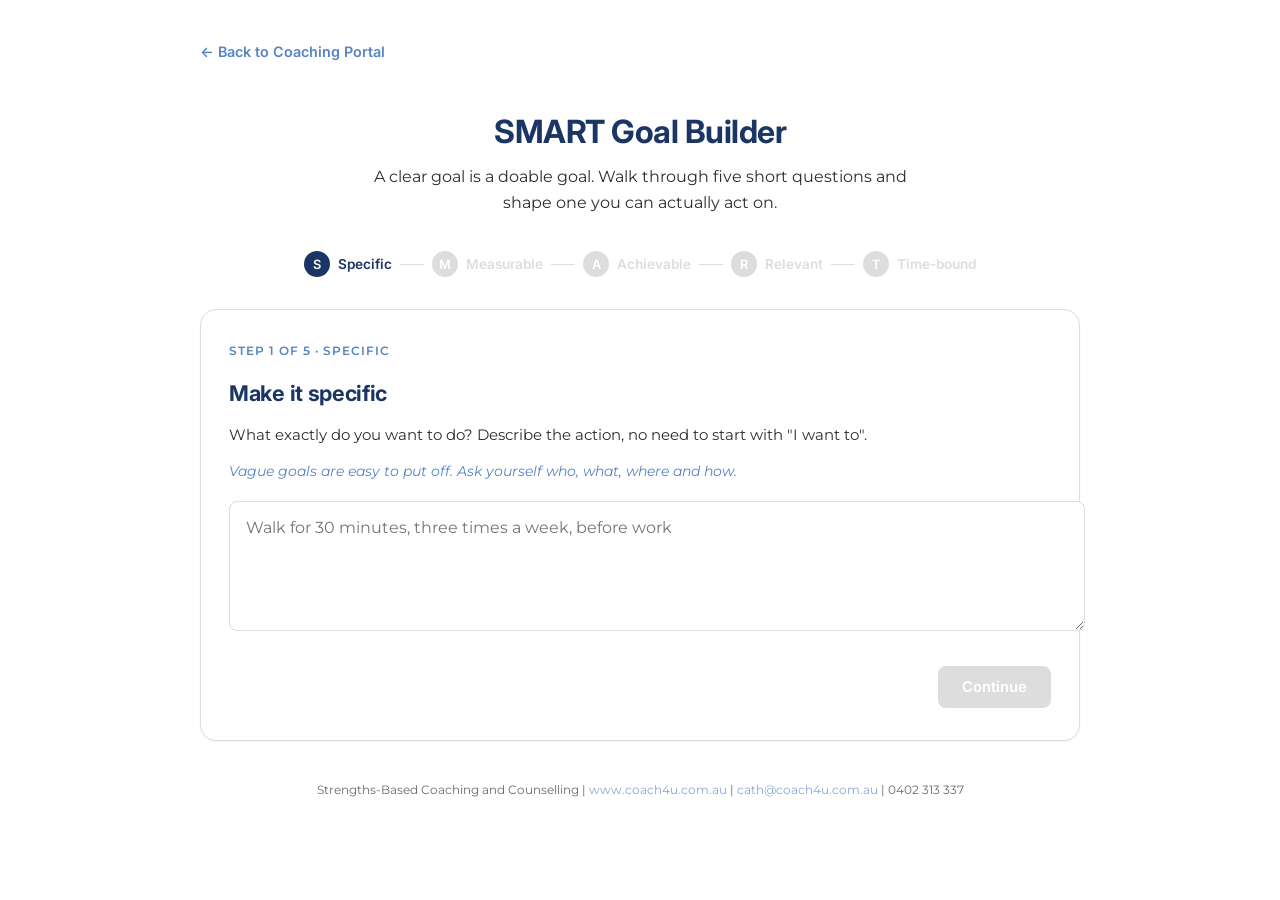
<file: resources/smart-goal.html>
<!DOCTYPE html>
<html lang="en-AU">
<head>
<meta charset="UTF-8" />
<meta name="viewport" content="width=device-width, initial-scale=1.0" />
<title>SMART Goal Builder | Coach4U</title>
<link href="https://fonts.googleapis.com/css2?family=Inter:wght@400;600;700&family=Montserrat:wght@400;500;600&display=swap" rel="stylesheet">
<link rel="stylesheet" href="../css/activity.css">
<style>
  .act-step-input { width: 100%; border: 1.5px solid var(--act-light-grey); border-radius: var(--act-radius-sm); padding: 14px 16px; font-family: 'Montserrat', sans-serif; font-size: 1rem; color: var(--act-dark-grey); resize: vertical; min-height: 100px; transition: border-color 0.15s; line-height: 1.5; }
  .act-step-input.short { min-height: 56px; }
  .act-step-input:focus { outline: none; border-color: var(--act-light-blue); }
  .act-summary-paragraph { font-family: 'Inter', sans-serif; font-weight: 500; font-size: 1.1rem; line-height: 1.6; letter-spacing: -0.1px; }
  .act-copy-row { display: flex; justify-content: flex-end; margin-top: 16px; }
  .act-copy-btn { background: rgba(255,255,255,0.18); color: white; border: 1px solid rgba(255,255,255,0.3); padding: 8px 16px; border-radius: var(--act-radius-sm); font-family: 'Inter', sans-serif; font-size: 0.85rem; font-weight: 600; cursor: pointer; transition: background 0.15s; }
  .act-copy-btn:hover { background: rgba(255,255,255,0.28); }
  .act-copy-btn.copied { background: rgba(255,255,255,0.4); }
  .act-breakdown { background: var(--act-soft); border-radius: var(--act-radius-md); padding: 20px; margin-bottom: 24px; }
  .act-breakdown-title { font-family: 'Inter', sans-serif; font-weight: 700; color: var(--act-dark-blue); font-size: 0.9rem; text-transform: uppercase; letter-spacing: 0.08em; margin-bottom: 14px; }
  .act-breakdown-item { margin-bottom: 12px; }
  .act-breakdown-item:last-child { margin-bottom: 0; }
  .act-breakdown-letter { display: inline-block; width: 28px; height: 28px; background: var(--act-dark-blue); color: white; border-radius: 50%; text-align: center; line-height: 28px; font-family: 'Inter', sans-serif; font-weight: 700; font-size: 0.85rem; margin-right: 10px; vertical-align: middle; }
  .act-breakdown-key { font-family: 'Inter', sans-serif; font-weight: 600; color: var(--act-dark-blue); font-size: 0.95rem; }
  .act-breakdown-value { color: var(--act-dark-grey); font-size: 0.95rem; margin-top: 4px; margin-left: 38px; line-height: 1.5; }
  @media (max-width: 540px) { .act-progress-step span:not(.num) { display: none; } .act-progress-divider { width: 10px; } }
</style>
</head>
<body class="activity-page">
<div class="act-container">

  <a class="act-back-link" href="../">← Back to Coaching Portal</a>

  <header class="act-header">
    <h1>SMART Goal Builder</h1>
    <p>A clear goal is a doable goal. Walk through five short questions and shape one you can actually act on.</p>
  </header>

  <div class="act-progress" id="progress">
    <div class="act-progress-step active" data-step="1"><span class="num">S</span><span>Specific</span></div>
    <div class="act-progress-divider"></div>
    <div class="act-progress-step" data-step="2"><span class="num">M</span><span>Measurable</span></div>
    <div class="act-progress-divider"></div>
    <div class="act-progress-step" data-step="3"><span class="num">A</span><span>Achievable</span></div>
    <div class="act-progress-divider"></div>
    <div class="act-progress-step" data-step="4"><span class="num">R</span><span>Relevant</span></div>
    <div class="act-progress-divider"></div>
    <div class="act-progress-step" data-step="5"><span class="num">T</span><span>Time-bound</span></div>
  </div>

  <!-- Step 1 — Specific -->
  <div class="act-card" id="step1">
    <div class="act-step-label">Step 1 of 5 · Specific</div>
    <h2 class="act-step-title">Make it specific</h2>
    <p class="act-step-prompt">What exactly do you want to do? Describe the action, no need to start with "I want to".</p>
    <p class="act-step-hint">Vague goals are easy to put off. Ask yourself who, what, where and how.</p>
    <textarea class="act-step-input" id="input1" placeholder="Walk for 30 minutes, three times a week, before work"></textarea>
    <div class="act-button-row">
      <span></span>
      <button class="act-btn act-btn-primary" id="next1" disabled>Continue</button>
    </div>
  </div>

  <!-- Step 2 — Measurable -->
  <div class="act-card act-hidden" id="step2">
    <div class="act-step-label">Step 2 of 5 · Measurable</div>
    <h2 class="act-step-title">Make it measurable</h2>
    <p class="act-step-prompt">How will you know you are on track? What can you count, log or notice?</p>
    <p class="act-step-hint">Numbers, frequencies, dates, or something you can clearly observe.</p>
    <textarea class="act-step-input" id="input2" placeholder="Logging each walk in a journal and aiming for 12 walks a month"></textarea>
    <div class="act-button-row">
      <button class="act-btn act-btn-secondary" onclick="goToStep(1)">Back</button>
      <button class="act-btn act-btn-primary" id="next2" disabled>Continue</button>
    </div>
  </div>

  <!-- Step 3 — Achievable -->
  <div class="act-card act-hidden" id="step3">
    <div class="act-step-label">Step 3 of 5 · Achievable</div>
    <h2 class="act-step-title">Is it achievable?</h2>
    <p class="act-step-prompt">Be honest. Why is this realistic for you with what you have right now, your time, energy and support?</p>
    <p class="act-step-hint">If it feels too big, write what a smaller first version could look like.</p>
    <textarea class="act-step-input" id="input3" placeholder="I have the time before work and my walking shoes are ready by the door"></textarea>
    <div class="act-button-row">
      <button class="act-btn act-btn-secondary" onclick="goToStep(2)">Back</button>
      <button class="act-btn act-btn-primary" id="next3" disabled>Continue</button>
    </div>
  </div>

  <!-- Step 4 — Relevant -->
  <div class="act-card act-hidden" id="step4">
    <div class="act-step-label">Step 4 of 5 · Relevant</div>
    <h2 class="act-step-title">Why does it matter?</h2>
    <p class="act-step-prompt">Why this goal, and why now? What will it change for you?</p>
    <p class="act-step-hint">If the answer feels weak, the goal might not be the right one.</p>
    <textarea class="act-step-input" id="input4" placeholder="I want more energy through the day and to feel stronger in my body"></textarea>
    <div class="act-button-row">
      <button class="act-btn act-btn-secondary" onclick="goToStep(3)">Back</button>
      <button class="act-btn act-btn-primary" id="next4" disabled>Continue</button>
    </div>
  </div>

  <!-- Step 5 — Time-bound -->
  <div class="act-card act-hidden" id="step5">
    <div class="act-step-label">Step 5 of 5 · Time-bound</div>
    <h2 class="act-step-title">When?</h2>
    <p class="act-step-prompt">When will you achieve this by? A real date or a clear timeframe.</p>
    <p class="act-step-hint">A goal without a deadline is a wish.</p>
    <textarea class="act-step-input short" id="input5" placeholder="By the end of August, starting Monday"></textarea>
    <div class="act-button-row">
      <button class="act-btn act-btn-secondary" onclick="goToStep(4)">Back</button>
      <button class="act-btn act-btn-primary" id="next5" disabled>See your goal</button>
    </div>
  </div>

  <!-- Step 6 — Summary -->
  <div class="act-card act-hidden" id="step6">
    <div class="act-step-label">Your goal</div>
    <h2 class="act-step-title">Here is your SMART goal</h2>

    <div class="act-summary-banner">
      <div class="act-summary-label">Your goal in one paragraph</div>
      <div class="act-summary-paragraph" id="finalParagraph"></div>
      <div class="act-copy-row">
        <button class="act-copy-btn" id="copyBtn" onclick="copyParagraph()">Copy</button>
      </div>
    </div>

    <div class="act-breakdown">
      <div class="act-breakdown-title">The five parts</div>
      <div class="act-breakdown-item">
        <span class="act-breakdown-letter">S</span><span class="act-breakdown-key">Specific</span>
        <div class="act-breakdown-value" id="bd1"></div>
      </div>
      <div class="act-breakdown-item">
        <span class="act-breakdown-letter">M</span><span class="act-breakdown-key">Measurable</span>
        <div class="act-breakdown-value" id="bd2"></div>
      </div>
      <div class="act-breakdown-item">
        <span class="act-breakdown-letter">A</span><span class="act-breakdown-key">Achievable</span>
        <div class="act-breakdown-value" id="bd3"></div>
      </div>
      <div class="act-breakdown-item">
        <span class="act-breakdown-letter">R</span><span class="act-breakdown-key">Relevant</span>
        <div class="act-breakdown-value" id="bd4"></div>
      </div>
      <div class="act-breakdown-item">
        <span class="act-breakdown-letter">T</span><span class="act-breakdown-key">Time-bound</span>
        <div class="act-breakdown-value" id="bd5"></div>
      </div>
    </div>

    <div class="act-reflect-prompts">
      <div>
        <label>What is the first small step?</label>
        <textarea id="reflect1" placeholder="The first thing I can do this week..."></textarea>
      </div>
      <div>
        <label>Who can support you with this?</label>
        <textarea id="reflect2" placeholder="A person, a group, a routine..."></textarea>
      </div>
      <div>
        <label>When will you check in on your progress?</label>
        <textarea id="reflect3" placeholder="A weekly review, a date in the calendar..."></textarea>
      </div>
    </div>

    <div class="act-button-row">
      <button class="act-btn act-btn-secondary" onclick="goToStep(5)">Back</button>
      <button class="act-btn act-btn-primary" onclick="startOver()">Start a new goal</button>
    </div>
  </div>

  <footer class="act-footer">
    Strengths-Based Coaching and Counselling | <a href="https://www.coach4u.com.au" target="_blank">www.coach4u.com.au</a> | <a href="mailto:cath@coach4u.com.au">cath@coach4u.com.au</a> | 0402 313 337
  </footer>

</div>

<script>
const state = {
  step: 1,
  inputs: { 1: '', 2: '', 3: '', 4: '', 5: '' }
};

// Wire up inputs
for (let i = 1; i <= 5; i++) {
  const input = document.getElementById('input' + i);
  const next = document.getElementById('next' + i);
  input.addEventListener('input', () => {
    state.inputs[i] = input.value.trim();
    next.disabled = state.inputs[i].length === 0;
  });
  next.addEventListener('click', () => goToStep(i + 1));
}

function goToStep(n) {
  state.step = n;
  for (let i = 1; i <= 6; i++) {
    document.getElementById('step' + i).classList.toggle('act-hidden', i !== n);
  }
  document.querySelectorAll('.act-progress-step').forEach(el => {
    const s = parseInt(el.dataset.step);
    el.classList.remove('active', 'done');
    if (n === 6) {
      el.classList.add('done');
    } else if (s < n) {
      el.classList.add('done');
    } else if (s === n) {
      el.classList.add('active');
    }
  });
  if (n === 6) buildSummary();
  window.scrollTo({ top: 0, behavior: 'smooth' });
}

function buildSummary() {
  const v = state.inputs;
  const para =
    `I will ${v[1]} by ${v[5]}. ` +
    `This is achievable because ${v[3]}. ` +
    `I will measure progress by ${v[2]}. ` +
    `This matters to me because ${v[4]}.`;
  document.getElementById('finalParagraph').textContent = para;
  for (let i = 1; i <= 5; i++) {
    document.getElementById('bd' + i).textContent = v[i];
  }
}

function copyParagraph() {
  const text = document.getElementById('finalParagraph').textContent;
  navigator.clipboard.writeText(text).then(() => {
    const btn = document.getElementById('copyBtn');
    btn.textContent = 'Copied';
    btn.classList.add('copied');
    setTimeout(() => {
      btn.textContent = 'Copy';
      btn.classList.remove('copied');
    }, 1800);
  });
}

function startOver() {
  for (let i = 1; i <= 5; i++) {
    state.inputs[i] = '';
    document.getElementById('input' + i).value = '';
    document.getElementById('next' + i).disabled = true;
  }
  document.getElementById('reflect1').value = '';
  document.getElementById('reflect2').value = '';
  document.getElementById('reflect3').value = '';
  goToStep(1);
}
</script>
</body>
</html>
</file>
<file: css/activity.css>
/* ============================================
   Coach4U Activity Design System — css/activity.css
   Version: 1.0
   Source of truth: coach4u-shared/templates/css/activity.css

   Use on: multi-step tools, worksheets, reflections, builders.
   NOT for: dashboard, auth, or purely informational pages.
   Pair with css/style.css on authenticated activity pages.
   Standalone on public activity pages.

   Requires Google Fonts in <head>:
     <link href="https://fonts.googleapis.com/css2?family=Inter:wght@400;600;700&family=Montserrat:wght@400;500;600&display=swap" rel="stylesheet">
   ============================================ */

/* ----- Activity Tokens ----- */
:root {
  --act-dark-blue:    #1B3664;
  --act-light-blue:   #5684C4;
  --act-dark-grey:    #2D2D2D;
  --act-light-grey:   #DDDDDD;
  --act-bg:           #ffffff;
  --act-soft:         #F5F7FB;
  --act-radius-sm:    8px;
  --act-radius-md:    12px;
  --act-radius-lg:    16px;
  --act-shadow-sm:    0 1px 2px rgba(27, 54, 100, 0.06);
  --act-shadow-md:    0 4px 16px rgba(27, 54, 100, 0.08);
  --act-font-body:    'Montserrat', sans-serif;
  --act-font-heading: 'Inter', sans-serif;
}

/* ----- Body ----- */
/*
  Add class="activity-page" to <body> on activity pages.
  White background overrides the grey dashboard default.
*/
body.activity-page {
  background: var(--act-bg);
  font-family: var(--act-font-body);
  font-size: 1rem;
  line-height: 1.5;
  color: var(--act-dark-grey);
}

/* ----- Container ----- */
.act-container { max-width: 880px; margin: 0 auto; padding: 32px 20px 60px; }

/* ----- Back Link ----- */
.act-back-link {
  display: inline-block;
  margin-bottom: 24px;
  color: var(--act-light-blue);
  text-decoration: none;
  font-family: var(--act-font-heading);
  font-size: 0.9rem;
  font-weight: 600;
  transition: color 0.15s;
}
.act-back-link:hover { color: var(--act-dark-blue); text-decoration: none; }

/* ----- Page Header ----- */
.act-header { text-align: center; margin-bottom: 36px; }
.act-header h1 {
  font-family: var(--act-font-heading);
  font-weight: 700;
  color: var(--act-dark-blue);
  font-size: 2rem;
  letter-spacing: -0.5px;
  margin-bottom: 8px;
}
.act-header p {
  color: var(--act-dark-grey);
  font-size: 1rem;
  max-width: 540px;
  margin: 0 auto;
  line-height: 1.6;
}

/* ----- Progress Stepper ----- */
.act-progress {
  display: flex;
  justify-content: center;
  align-items: center;
  gap: 8px;
  margin-bottom: 32px;
  flex-wrap: wrap;
}
.act-progress-step {
  display: flex;
  align-items: center;
  gap: 8px;
  font-family: var(--act-font-heading);
  font-size: 0.85rem;
  color: var(--act-light-grey);
  font-weight: 600;
}
.act-progress-step .num {
  width: 26px; height: 26px;
  border-radius: 50%;
  background: var(--act-light-grey);
  color: white;
  display: grid; place-items: center;
  font-size: 0.8rem;
  transition: all 0.25s;
}
.act-progress-step.active { color: var(--act-dark-blue); }
.act-progress-step.active .num { background: var(--act-dark-blue); }
.act-progress-step.done { color: var(--act-light-blue); }
.act-progress-step.done .num { background: var(--act-light-blue); }
.act-progress-divider { width: 24px; height: 1px; background: var(--act-light-grey); }

/* ----- Step Card ----- */
.act-card {
  background: white;
  border: 1px solid var(--act-light-grey);
  border-radius: var(--act-radius-lg);
  padding: 32px 28px;
  box-shadow: var(--act-shadow-sm);
  margin-bottom: 20px;
}

/* ----- Step Typography ----- */
.act-step-label {
  font-family: var(--act-font-body);
  font-size: 0.78rem;
  font-weight: 600;
  color: var(--act-light-blue);
  text-transform: uppercase;
  letter-spacing: 0.08em;
  margin-bottom: 8px;
}
.act-step-title {
  font-family: var(--act-font-heading);
  font-weight: 700;
  color: var(--act-dark-blue);
  font-size: 1.35rem;
  margin-bottom: 8px;
  letter-spacing: -0.3px;
  line-height: 1.3;
}
.act-step-prompt {
  color: var(--act-dark-grey);
  font-size: 0.95rem;
  margin-bottom: 8px;
  line-height: 1.65;
}
.act-step-hint {
  color: var(--act-light-blue);
  font-size: 0.85rem;
  font-style: italic;
  margin-bottom: 20px;
}

/* ----- Reference / Callout Block ----- */
.act-reference {
  background: var(--act-soft);
  border-left: 3px solid var(--act-light-blue);
  border-radius: 0 var(--act-radius-sm) var(--act-radius-sm) 0;
  padding: 10px 14px;
  margin-bottom: 14px;
}
.act-reference-label {
  font-size: 0.72rem;
  font-weight: 700;
  text-transform: uppercase;
  letter-spacing: 0.06em;
  color: var(--act-light-blue);
  margin-bottom: 4px;
}
.act-reference-text { font-size: 0.88rem; color: var(--act-dark-grey); line-height: 1.5; }

/* ----- Core / Large Emoji Tiles ----- */
.act-core-grid { display: grid; grid-template-columns: repeat(4, 1fr); gap: 12px; }
@media (max-width: 640px) { .act-core-grid { grid-template-columns: repeat(2, 1fr); } }

.act-core-tile {
  background: white;
  border: 2px solid var(--act-light-grey);
  border-radius: var(--act-radius-md);
  padding: 20px 12px;
  text-align: center;
  cursor: pointer;
  transition: all 0.2s ease;
  font-family: var(--act-font-heading);
  font-weight: 600;
  color: var(--act-dark-blue);
  font-size: 1rem;
  display: flex;
  flex-direction: column;
  align-items: center;
  gap: 10px;
  position: relative;
}
.act-core-tile:hover { border-color: var(--act-light-blue); transform: translateY(-2px); box-shadow: var(--act-shadow-md); }
.act-core-tile.selected { background: var(--act-dark-blue); border-color: var(--act-dark-blue); color: white; }
.act-core-tile.selected::after { content: "\2713"; position: absolute; top: 8px; right: 10px; font-size: 0.85rem; font-weight: 700; }
.act-emoji { font-size: 1.8rem; line-height: 1; }

/* ----- Sub / Chip Tiles ----- */
.act-sub-grid { display: grid; grid-template-columns: repeat(auto-fill, minmax(140px, 1fr)); gap: 10px; }

.act-sub-tile {
  background: var(--act-soft);
  border: 1.5px solid transparent;
  border-radius: var(--act-radius-sm);
  padding: 14px 30px 14px 12px;
  text-align: center;
  cursor: pointer;
  transition: all 0.15s ease;
  font-family: var(--act-font-body);
  font-weight: 500;
  color: var(--act-dark-grey);
  font-size: 0.95rem;
  position: relative;
}
.act-sub-tile:hover { border-color: var(--act-light-blue); background: white; }
.act-sub-tile.selected { background: var(--act-light-blue); border-color: var(--act-light-blue); color: white; font-weight: 600; }
.act-sub-tile.selected::after { content: "\2713"; position: absolute; top: 50%; right: 12px; transform: translateY(-50%); font-size: 0.85rem; font-weight: 700; }

/* ----- Nuance / Row Items ----- */
.act-nuance-list { display: flex; flex-direction: column; gap: 8px; }

.act-nuance-item {
  background: var(--act-soft);
  border: 1.5px solid transparent;
  border-radius: var(--act-radius-sm);
  padding: 12px 40px 12px 18px;
  cursor: pointer;
  transition: all 0.15s;
  font-size: 0.95rem;
  display: flex;
  align-items: flex-start;
  gap: 12px;
  position: relative;
}
.act-nuance-item:hover { border-color: var(--act-light-blue); background: white; }
.act-nuance-item.selected { background: white; border-color: var(--act-dark-blue); box-shadow: var(--act-shadow-sm); }
.act-nuance-item.selected::after { content: "\2713"; position: absolute; top: 50%; right: 16px; transform: translateY(-50%); font-size: 0.95rem; font-weight: 700; color: var(--act-dark-blue); }
.act-word { font-family: var(--act-font-heading); font-weight: 600; color: var(--act-dark-blue); flex-shrink: 0; min-width: 120px; }
.act-desc { color: var(--act-dark-grey); font-size: 0.9rem; }

/* ----- Section Title (within a step) ----- */
.act-section-title {
  font-family: var(--act-font-heading);
  font-weight: 600;
  color: var(--act-dark-blue);
  font-size: 1rem;
  margin-bottom: 10px;
  padding-bottom: 6px;
  border-bottom: 1px solid var(--act-light-grey);
}

/* ----- Summary Banner (Reflect step) ----- */
.act-summary-banner {
  background: linear-gradient(135deg, #1B3664 0%, #5684C4 100%);
  color: white;
  padding: 24px;
  border-radius: var(--act-radius-md);
  margin-bottom: 24px;
  text-align: center;
}
.act-summary-label { font-size: 0.78rem; text-transform: uppercase; letter-spacing: 0.1em; opacity: 0.85; margin-bottom: 10px; font-weight: 500; }
.act-summary-words { font-family: var(--act-font-heading); font-weight: 700; font-size: 1.6rem; letter-spacing: -0.3px; line-height: 1.4; }
.act-summary-path { font-size: 0.85rem; opacity: 0.85; margin-top: 12px; line-height: 1.6; }

/* ----- Reflect Prompts / Textareas ----- */
.act-reflect-prompts { display: flex; flex-direction: column; gap: 16px; }
.act-reflect-prompts label {
  font-family: var(--act-font-heading);
  font-weight: 600;
  color: var(--act-dark-blue);
  font-size: 0.93rem;
  margin-bottom: 6px;
  display: block;
}
.act-reflect-prompts textarea,
.act-textarea {
  width: 100%;
  border: 1.5px solid var(--act-light-grey);
  border-radius: var(--act-radius-sm);
  padding: 12px 14px;
  font-family: var(--act-font-body);
  font-size: 0.93rem;
  color: var(--act-dark-grey);
  background: white;
  resize: vertical;
  min-height: 90px;
  transition: border-color 0.15s;
}
.act-reflect-prompts textarea:focus,
.act-textarea:focus { outline: none; border-color: var(--act-light-blue); }

/* ----- "None of these fit" / Redirect Panel ----- */
.act-redirect-panel {
  margin-top: 20px;
  padding: 20px;
  background: var(--act-soft);
  border-radius: var(--act-radius-md);
  border: 1px solid var(--act-light-grey);
}
.act-redirect-panel p { font-size: 0.93rem; color: var(--act-dark-grey); margin-bottom: 14px; }
.act-redirect-panel p strong { font-family: var(--act-font-heading); color: var(--act-dark-blue); font-weight: 600; }
.act-redirect-options { display: flex; gap: 10px; flex-wrap: wrap; }

.act-none-fit-btn {
  margin-top: 20px;
  padding: 14px 18px;
  background: transparent;
  border: 1.5px dashed var(--act-light-grey);
  border-radius: var(--act-radius-sm);
  color: var(--act-dark-grey);
  font-family: var(--act-font-body);
  font-size: 0.9rem;
  cursor: pointer;
  width: 100%;
  text-align: left;
  transition: all 0.15s;
  display: flex;
  align-items: center;
  gap: 10px;
}
.act-none-fit-btn:hover { border-color: var(--act-light-blue); color: var(--act-dark-blue); background: var(--act-soft); }
.act-arrow { color: var(--act-light-blue); font-weight: 700; }

/* ----- Button Row ----- */
.act-button-row {
  display: flex;
  justify-content: space-between;
  gap: 12px;
  margin-top: 28px;
  flex-wrap: wrap;
}
.act-btn {
  font-family: var(--act-font-heading);
  font-weight: 600;
  font-size: 0.93rem;
  padding: 12px 24px;
  border-radius: var(--act-radius-sm);
  cursor: pointer;
  border: none;
  transition: all 0.15s;
  text-decoration: none;
  display: inline-flex;
  align-items: center;
  justify-content: center;
}
.act-btn-primary { background: var(--act-dark-blue); color: white; }
.act-btn-primary:hover { background: #14284d; color: white; text-decoration: none; }
.act-btn-primary:disabled { background: var(--act-light-grey); cursor: not-allowed; }
.act-btn-secondary { background: white; color: var(--act-dark-blue); border: 1.5px solid var(--act-light-grey); }
.act-btn-secondary:hover { border-color: var(--act-dark-blue); }

/* ----- Save Bar (worksheets / authenticated activities) ----- */
.act-save-bar {
  position: sticky;
  bottom: 0;
  background: white;
  border-top: 1px solid var(--act-light-grey);
  padding: 14px 0;
  margin-top: 32px;
  display: flex;
  align-items: center;
  gap: 14px;
}
.act-save-status { font-size: 0.85rem; color: #888; flex: 1; }
.act-save-status.saved { color: #065f46; }
.act-save-status.error { color: #991b1b; }

/* ----- Info Card (reference panels, reports) ----- */
.act-info-card {
  background: white;
  border: 1px solid var(--act-light-grey);
  border-radius: var(--act-radius-md);
  padding: 20px 24px;
  margin-bottom: 12px;
}
.act-info-card-title {
  font-family: var(--act-font-heading);
  font-size: 0.93rem;
  font-weight: 700;
  color: var(--act-dark-blue);
  margin-bottom: 12px;
}
.act-info-row {
  display: flex;
  gap: 10px;
  margin-bottom: 8px;
  font-size: 0.88rem;
  color: var(--act-dark-grey);
  line-height: 1.5;
}
.act-info-row:last-child { margin-bottom: 0; }
.act-info-label { font-family: var(--act-font-heading); font-weight: 700; color: var(--act-light-blue); flex-shrink: 0; min-width: 120px; }

/* ----- Footer ----- */
.act-footer {
  text-align: center;
  margin-top: 40px;
  font-size: 0.78rem;
  color: var(--act-dark-grey);
  opacity: 0.7;
}
.act-footer a { color: var(--act-light-blue); text-decoration: none; }
.act-footer a:hover { color: var(--act-dark-blue); }

/* ----- Utility ----- */
.act-hidden { display: none; }

/* ----- Responsive ----- */
@media (max-width: 640px) {
  .act-container { padding: 20px 16px 60px; }
  .act-card { padding: 24px 18px; }
  .act-step-title { font-size: 1.15rem; }
  .act-summary-words { font-size: 1.3rem; }
  .act-info-row { flex-direction: column; gap: 2px; }
  .act-info-label { min-width: unset; }
}
</file>
